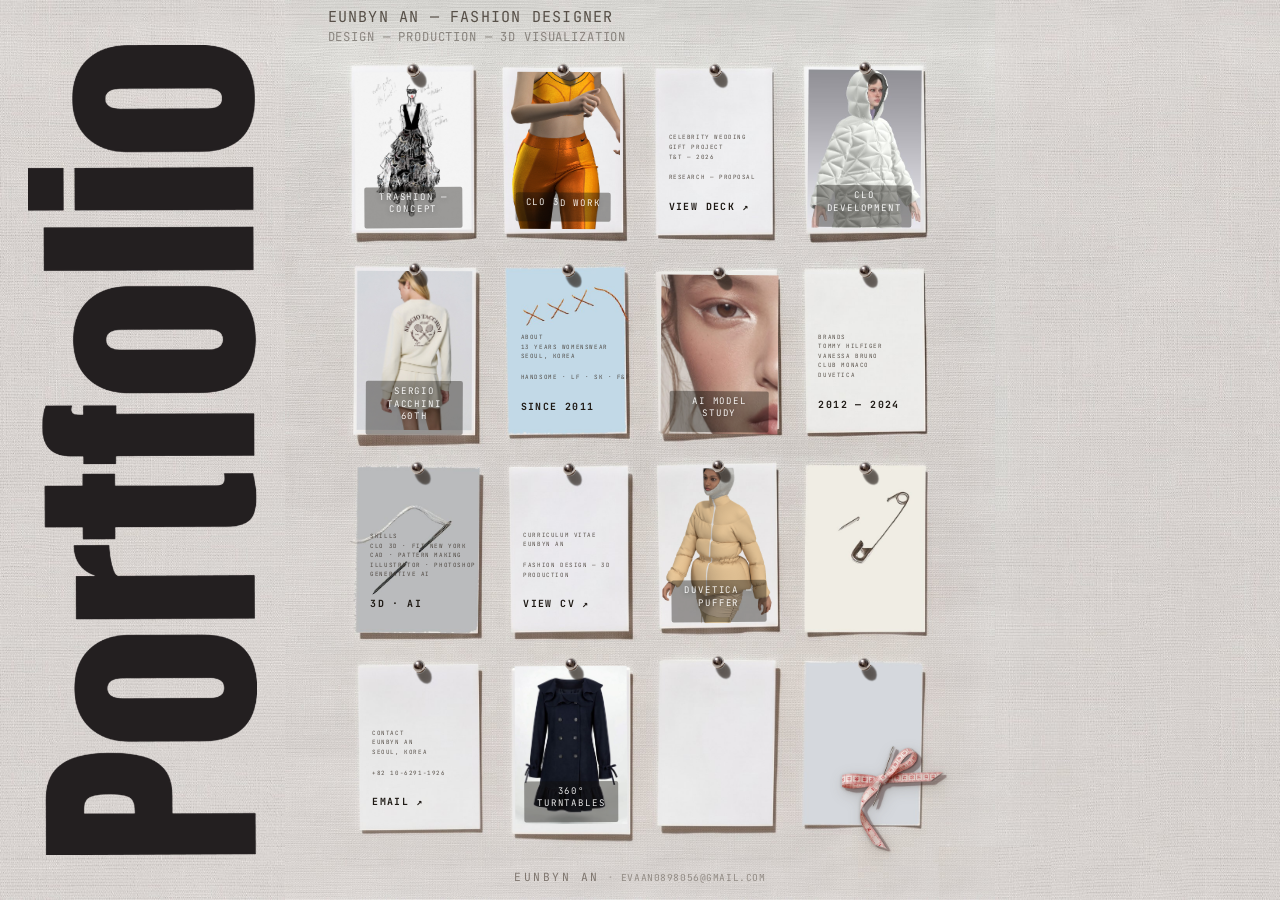
<file: index.html>
<!doctype html>
<html lang="en">
<head>
  <meta charset="utf-8">
  <meta name="viewport" content="width=device-width, initial-scale=1">
  <title>Eunbyn An — Fashion Designer Portfolio</title>
  <meta name="description" content="Eunbyn An — womenswear designer, Seoul. 13 years across Handsome, LF, SK Networks and F&amp;F; CLO 3D and AI-assisted design work.">
  <link rel="icon" type="image/svg+xml" href="favicon.svg">
  <meta property="og:type" content="website">
  <meta property="og:title" content="Eunbyn An — Fashion Designer Portfolio">
  <meta property="og:description" content="Womenswear designer, Seoul. 13 years across Handsome, LF, SK Networks and F&amp;F; CLO 3D and AI-assisted design work.">
  <meta property="og:image" content="https://evaan-portfolio.vercel.app/landing%20photo/duvetica_clo.png">
  <meta property="og:url" content="https://evaan-portfolio.vercel.app/">
  <meta name="twitter:card" content="summary_large_image">
  <link rel="stylesheet" href="style.css">
</head>
<body>
  <div class="side-mark" role="presentation"></div>
  <main class="stage" id="stage" aria-label="portfolio pinboard">
    <h1 class="visually-hidden">EUNBYN AN — Fashion Designer Portfolio</h1>
    <img class="board-img" src="assets/board.jpg" alt="" draggable="false">
    <header class="identity" id="identity">
      <div class="identity-line1" id="identityLine1"></div>
      <div class="identity-line2" id="identityLine2"></div>
    </header>
    <div class="overlays" id="overlays"></div>
    <footer class="signature" id="signature">
      <span id="sigName"></span><span class="sig-dot"> · </span><span id="sigEmail"></span>
    </footer>
  </main>
  <script src="projects.js"></script>
  <script src="main.js"></script>
</body>
</html>
</file>
<file: style.css>
/* ── 자체 호스팅 웹폰트 ──────────────────────────────────
   맥/윈도우/모바일에서 글자 폭이 동일해지도록 폰트를 직접 싣는다.
   (기존 SF Mono·Menlo는 맥 전용이라 윈도우에서 Consolas로 떨어지며 레이아웃이 밀림) */
@font-face {
  font-family: "JetBrains Mono";
  src: url("fonts/jetbrains-mono-latin.woff2") format("woff2");
  font-weight: 100 800;
  font-style: normal;
  font-display: swap;
  unicode-range: U+0000-00FF, U+0131, U+0152-0153, U+02BB-02BC, U+02C6, U+02DA, U+02DC,
                 U+0304, U+0308, U+0329, U+2000-206F, U+2074, U+20AC, U+2122, U+2191,
                 U+2193, U+2212, U+2215, U+FEFF, U+FFFD;
}

@font-face {
  font-family: "JetBrains Mono";
  src: url("fonts/jetbrains-mono-latin-ext.woff2") format("woff2");
  font-weight: 100 800;
  font-style: normal;
  font-display: swap;
  unicode-range: U+0100-02BA, U+02BD-02C5, U+02C7-02CC, U+02CE-02D7, U+02DD-02FF,
                 U+0304, U+0308, U+0329, U+1D00-1DBF, U+1E00-1E9F, U+1EF2-1EFF,
                 U+2020, U+20A0-20AB, U+20AD-20C0, U+2113, U+2C60-2C7F, U+A720-A7FF;
}

:root {
  --shadow-color: 70, 58, 46;
  --board-aspect: 1824 / 2312;
  /* 보드 표시 높이 — 배경과 보드가 같은 스케일로 맞물리는 기준 */
  --stage-h: min(100vh, calc(100vw * 2312 / 1824));
  /* 보드 실제 폭 — 좌우 여백 계산에 사용 */
  --stage-w: calc(var(--stage-h) * 1824 / 2312);
  /* 사이드 타이틀이 화면 왼쪽 끝에서 떨어지는 거리 */
  --side-gap: clamp(10px, 2.2vw, 44px);
}

* { margin: 0; padding: 0; box-sizing: border-box; }

/* 시각적으론 숨기고 스크린리더·검색엔진에만 노출되는 실제 페이지 제목(h1).
   디자인은 그대로 두고 문서 구조만 채워 넣는다. */
.visually-hidden {
  position: absolute;
  width: 1px;
  height: 1px;
  margin: -1px;
  padding: 0;
  overflow: hidden;
  clip: rect(0, 0, 0, 0);
  white-space: nowrap;
  border: 0;
}

html, body { height: 100%; }

/* 이 페이지는 세로로 스크롤되지 않는다(내용 높이가 항상 100vh 이하).
   예전엔 scrollbar-gutter: stable 로 스크롤바 자리를 비워 뒀는데,
   그 자리는 벽지가 칠해지지 않는 데다 100vw 에는 포함되어
   보드가 좌우로 잘려 나갔다. 예약을 없애 폭을 온전히 쓴다. */
html {
  overflow-x: hidden;
}

body {
  background-color: #dbd8d2;
  background-image: url("assets/wall-wide.jpg");
  /* 벽지 높이를 보드가 아닌 화면에 맞춘다. --stage-h 는 min(100vh, …) 이라
     세로로 여유가 없는 화면에서는 값이 같고, 폰처럼 보드가 폭에 갇히는
     화면에서만 벽이 화면 전체를 덮는다. */
  background-size: auto 100vh;
  background-position: center;
  background-repeat: repeat-x;
  display: flex;
  align-items: center;
  justify-content: center;
  min-height: 100vh;
  font-family: "JetBrains Mono", "SF Mono", "Menlo", "Consolas", monospace;
}

/* 보드(구운 이미지)가 화면에 맞게 들어가는 무대 */
.stage {
  position: relative;
  aspect-ratio: var(--board-aspect);
  height: var(--stage-h);
  user-select: none;
}

.board-img {
  display: block;
  width: 100%;
  height: 100%;
  object-fit: contain;
}

.overlays {
  position: absolute;
  inset: 0;
}

/* 사진 카드 오버레이 — JS가 % 좌표로 배치 */
a.photo-slot {
  position: absolute;
  display: block;
  text-decoration: none;
  color: inherit;
  cursor: pointer;
  opacity: 0;
  animation: settle 0.5s ease-out forwards;
  animation-delay: var(--delay, 0s);
  transition: transform 0.25s ease, filter 0.25s ease;
  transform: rotate(var(--rot, 0deg));
}

@keyframes settle {
  from { opacity: 0; transform: translateY(6px) rotate(var(--rot, 0deg)); }
  to   { opacity: 1; transform: translateY(0)   rotate(var(--rot, 0deg)); }
}

a.photo-slot img.photo-img {
  position: absolute;
  /* left / top / width / height는 카드별 내접 박스 기반으로 JS가 인라인 지정 */
  object-fit: cover;
  display: block;
}

a.photo-slot:hover,
a.photo-slot:focus-visible {
  transform: rotate(var(--rot, 0deg)) scale(1.022);
  filter: drop-shadow(3px 7px 9px rgba(var(--shadow-color), 0.28));
  z-index: 5;
}

a.photo-slot img.pin {
  position: absolute;
  /* left / top / width는 카드별 측정값으로 JS가 인라인 지정 */
  transform: translate(-30%, -28%);
  pointer-events: none;
  z-index: 3;
}

/* 호버 시 사진 위에 깔리는 어두운 필름 — 캡션 가독성 확보 */
a.photo-slot .scrim {
  position: absolute;
  /* 사진 영역과 동일한 위치/크기를 JS가 인라인 지정 */
  background: linear-gradient(
    to bottom,
    rgba(20, 17, 14, 0.10) 0%,
    rgba(20, 17, 14, 0.34) 45%,
    rgba(20, 17, 14, 0.10) 100%
  );
  opacity: 0;
  transition: opacity 0.28s ease;
  pointer-events: none;
  z-index: 2;
}

a.photo-slot:hover .scrim,
a.photo-slot:focus-visible .scrim { opacity: 1; }

/* 캡션 — 사진 하단, 항상 표시. 호버 전용이었을 때는 폰에서 카드 정체를 알 수 없었다. */
a.photo-slot .caption {
  position: absolute;
  left: 10%;
  right: 10%;
  transform: translateY(-50%);
  text-align: center;
  font-size: calc(var(--stage-w) * 0.0128);
  letter-spacing: 0.2em;
  line-height: 1.4;
  text-transform: uppercase;
  color: rgba(255, 255, 255, 0.96);
  text-shadow: 0 1px 5px rgba(0, 0, 0, 0.45);
  background: rgba(20, 17, 14, 0.42);
  padding: 0.45em 0.6em;
  border-radius: 2px;
  opacity: 0.94;
  transition: opacity 0.25s ease;
  pointer-events: none;
  z-index: 4;
}

/* 캡션 밑줄 — 호버 시 좌→우로 그어짐 */
a.photo-slot .caption::after {
  content: "";
  display: block;
  width: 0;
  height: 1px;
  margin: 7px auto 0;
  background: rgba(255, 255, 255, 0.85);
  transition: width 0.42s cubic-bezier(0.22, 0.61, 0.36, 1) 0.1s;
}

a.photo-slot:hover .caption,
a.photo-slot:focus-visible .caption { opacity: 1; }

a.photo-slot:hover .caption::after,
a.photo-slot:focus-visible .caption::after { width: 42%; }

.identity {
  position: absolute;
  top: 0.9%;
  left: 6%;
  text-align: left;
  pointer-events: none;
}

/* 아래 글자들은 보드 폭에 묶는다. 고정 px 로 두면 화면이 작아질 때
   보드만 줄고 글자는 그대로라 카드 위로 겹친다. 1920x955 에서 기존 크기 유지. */
.identity-line1 {
  font-size: calc(var(--stage-w) * 0.021237);
  letter-spacing: 0.08em;
  text-transform: uppercase;
  color: rgba(58, 50, 42, 0.82);
  line-height: 1.2;
}

.identity-line2 {
  margin-top: 0.31em;
  font-size: calc(var(--stage-w) * 0.017254);
  letter-spacing: 0.07em;
  text-transform: uppercase;
  color: rgba(58, 50, 42, 0.5);
  line-height: 1.2;
}

.signature {
  position: absolute;
  bottom: 1.8%;
  left: 0;
  width: 100%;
  text-align: center;
  font-size: calc(var(--stage-w) * 0.015927);
  letter-spacing: 0.22em;
  text-transform: uppercase;
  color: rgba(72, 62, 52, 0.62);
}

.signature .sig-dot {
  letter-spacing: 0;
  opacity: 0.45;
}

.signature #sigEmail {
  font-size: calc(var(--stage-w) * 0.013538);
  letter-spacing: 0.06em;
  color: rgba(72, 62, 52, 0.48);
}

/* 전 카드 공통 핀 스프라이트 — 볼 중심이 anchor에 오도록 보정 */
.board-pin {
  position: absolute;
  transform: translate(-30%, -28%);
  pointer-events: none;
  z-index: 4;
}

/* 왼쪽 여백 사이드 타이틀 (PNG) — 보드는 중앙 고정, 여백 안에만 들어감.
   assets/side-title.png 파일을 넣으면 자동으로 표시됩니다.
   기본은 숨김: 가로로 긴 모니터에서만 나타납니다. */
.side-mark {
  display: none;
  position: fixed;
  left: var(--side-gap);
  top: 50%;
  transform: translateY(-50%);
  height: 90vh;
  /* 보드를 침범하지 않도록 폭을 왼쪽 여백 안으로 제한 */
  width: calc((100vw - var(--stage-w)) / 2 - var(--side-gap) - 12px);
  background-image: url("assets/side-title.png");
  background-repeat: no-repeat;
  background-position: left center;
  background-size: contain;
  pointer-events: none;
  user-select: none;
  z-index: 2;
}

/* 가로가 긴 화면(가로:세로 >= 1.4)이고 충분히 넓을 때만 표시.
   16:9(1.78) · 16:10(1.60) · 3:2(1.50) 모니터 = 표시
   4:3 태블릿(1.33) · 세로 화면 · 좁은 창 = 숨김 */
@media (min-width: 1200px) and (min-aspect-ratio: 14 / 10) {
  .side-mark { display: block; }
}

/* 장식 스티커 — 카드 위에 얹히지만 클릭/호버에 관여하지 않음.
   그림자 2겹: 접지면의 좁고 진한 그림자 + 넓게 퍼지는 은은한 그림자.
   보드 광원이 좌측 상단이므로 우측 하단으로 떨어짐.
   vh 단위라 창 크기에 따라 그림자도 같이 스케일됨. */
.decor {
  position: absolute;
  pointer-events: none;
  user-select: none;
  z-index: 6;
  filter:
    drop-shadow(0.08vh 0.12vh 0.16vh rgba(var(--shadow-color), 0.38))
    drop-shadow(0.3vh 0.5vh 0.75vh rgba(var(--shadow-color), 0.2));
}

/* ── 글자 카드 (이력서) ──────────────────────────────
   사진 대신 종이에 작은 스펙시트 글자가 인쇄된 카드.
   호버 반응은 사진 카드와 같게: 살짝 떠오르고 그림자가 깊어진다. */
a.text-card {
  position: absolute;
  display: block;
  text-decoration: none;
  z-index: 3;
  transition: transform 0.25s ease, filter 0.25s ease;
}

a.text-card .text-card-body {
  position: absolute;
  left: 11%;
  right: 9%;
  bottom: 9%;
  text-align: left;
}

a.text-card .tc-line {
  /* 보드 너비에 묶는다. 창 너비(vw)에 묶으면 가로로 넓고 낮은 창에서
     보드는 줄고 글자만 커져 종이 밖으로 넘친다. 1920x1080 에서 7px 그대로. */
  font-size: calc(var(--stage-w) * 0.008216);
  letter-spacing: 0.1em;
  line-height: 1.65;
  text-transform: uppercase;
  color: rgba(58, 50, 42, 0.82);
  white-space: nowrap;
}

a.text-card .tc-gap { height: 0.7em; }

/* 마지막 줄 = 행동 유도. 다른 줄보다 1.5배 크고 굵게, 밑줄이 좌에서 우로 그어진다. */
a.text-card .tc-line:last-child {
  margin-top: 0.5em;
  /* 위 .tc-line 의 약 1.7배. 최대화한 창(세로 ~955px)에서 10.5px 가 되도록 잡았다. */
  font-size: calc(var(--stage-w) * 0.013937);
  font-weight: 700;
  letter-spacing: 0.14em;
  color: rgba(30, 25, 20, 1);
}

a.text-card .tc-line:last-child::after {
  content: "";
  display: block;
  width: 0;
  height: 1px;
  margin-top: 3px;
  background: rgba(38, 32, 26, 0.7);
  transition: width 0.42s cubic-bezier(0.22, 0.61, 0.36, 1);
}

a.text-card:hover,
a.text-card:focus-visible {
  transform: scale(1.025);
  filter: drop-shadow(3px 7px 12px rgba(var(--shadow-color), 0.3));
}

a.text-card:hover .tc-line:last-child::after,
a.text-card:focus-visible .tc-line:last-child::after {
  width: 82%;
}

/* 안내용 카드 — 클릭할 곳이 아니므로 들리지도, 밑줄이 그어지지도 않는다 */
a.text-card.static { cursor: default; }
a.text-card.static:hover,
a.text-card.static:focus-visible { transform: none; filter: none; }
a.text-card.static:hover .tc-line:last-child::after,
a.text-card.static:focus-visible .tc-line:last-child::after { width: 0; }

/* 화면이 보드보다 세로로 길면(폰) 보드는 폭에 갇혀 짧아지고 위아래로 벽이 남는다.
   가운데 띄우는 대신 위쪽에 걸고, 남는 벽은 아래로 모은다. */
@media (max-aspect-ratio: 1824 / 2312) {
  body {
    align-items: flex-start;
    padding-top: calc((100vh - var(--stage-h)) * 0.25);
  }
}
</file>
